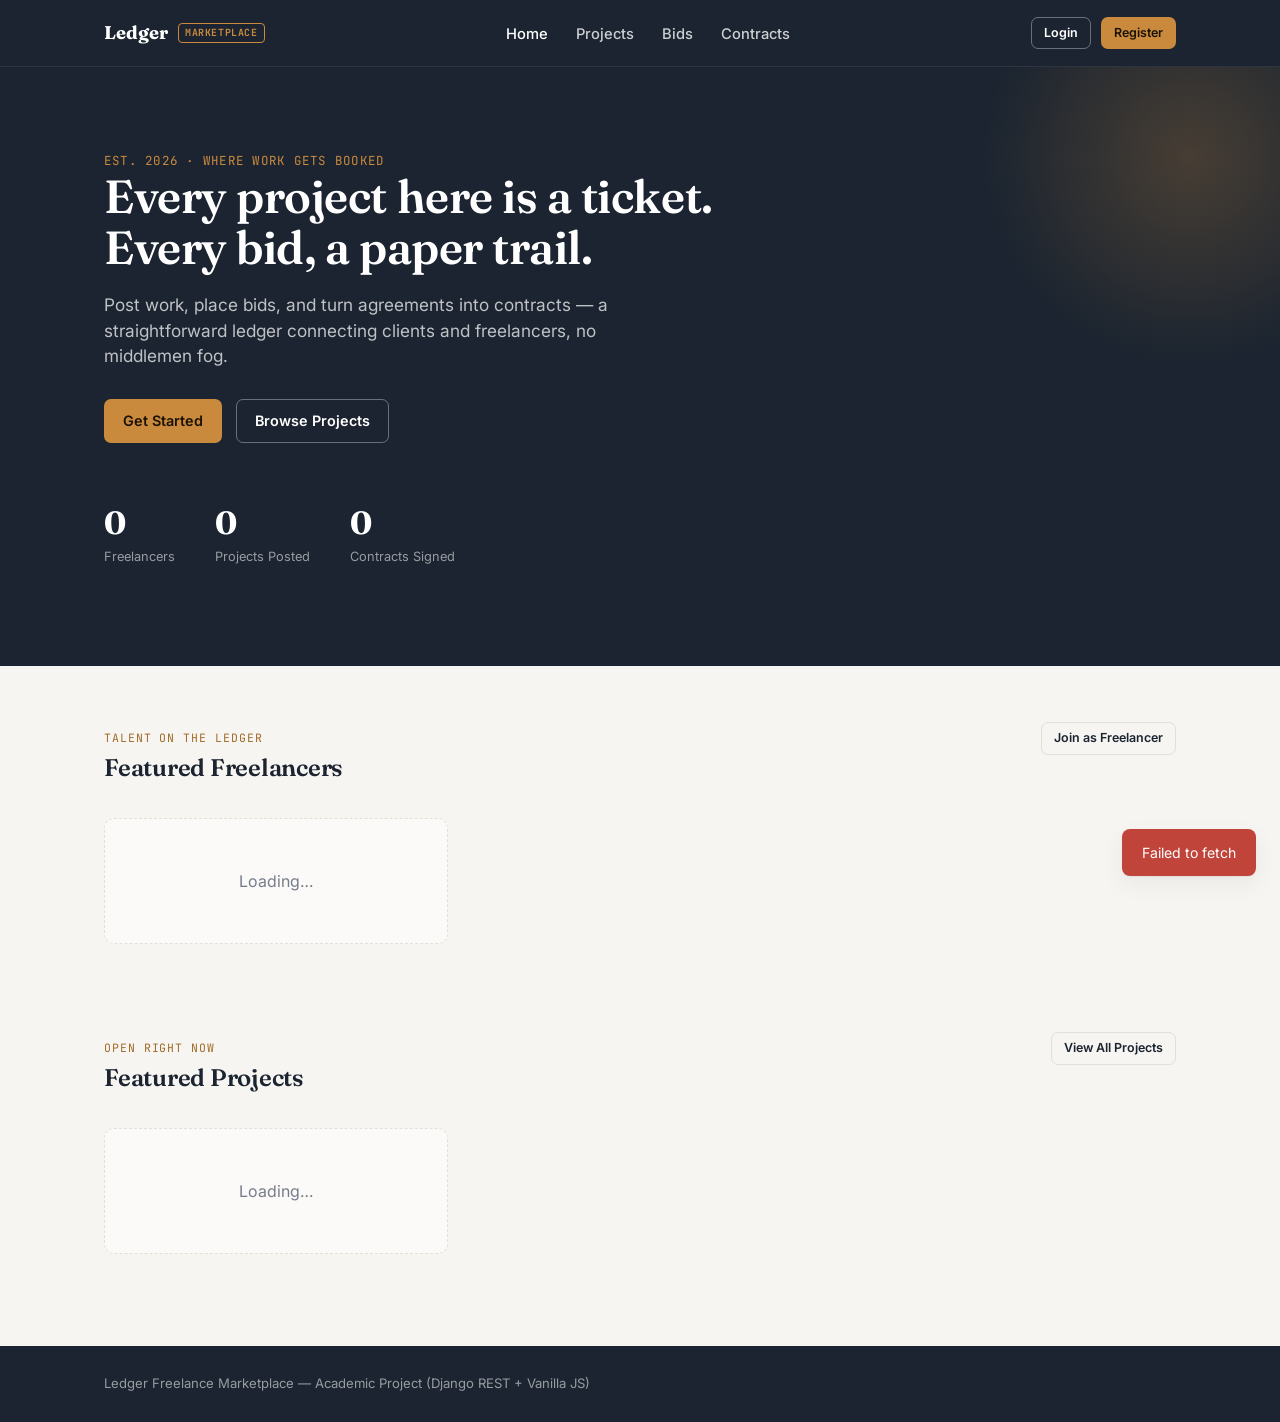
<file: Frontend/index.html>
<!DOCTYPE html>
<html lang="en">
<head>
<meta charset="UTF-8">
<meta name="viewport" content="width=device-width, initial-scale=1.0">
<title>Ledger — Freelance Marketplace</title>
<link rel="stylesheet" href="style.css">
</head>
<body>

<nav class="navbar">
  <div class="container">
    <a href="index.html" class="brand">Ledger <span class="tag">MARKETPLACE</span></a>
    <ul class="nav-links">
      <li><a href="index.html" class="active">Home</a></li>
      <li><a href="projects.html">Projects</a></li>
      <li><a href="bids.html">Bids</a></li>
      <li><a href="contracts.html">Contracts</a></li>
    </ul>
    <div class="nav-actions" id="nav-actions"></div>
  </div>
</nav>

<header class="hero">
  <div class="container">
    <span class="hero-eyebrow">EST. 2026 · WHERE WORK GETS BOOKED</span>
    <h1>Every project here is a ticket. Every bid, a paper trail.</h1>
    <p>Post work, place bids, and turn agreements into contracts — a straightforward ledger connecting clients and freelancers, no middlemen fog.</p>
    <div class="hero-actions">
      <a href="register.html" class="btn btn-primary">Get Started</a>
      <a href="projects.html" class="btn btn-ghost">Browse Projects</a>
    </div>
    <div class="hero-stats">
      <div class="hero-stat"><div class="num" id="stat-freelancers">0</div><div class="label">Freelancers</div></div>
      <div class="hero-stat"><div class="num" id="stat-projects">0</div><div class="label">Projects Posted</div></div>
      <div class="hero-stat"><div class="num" id="stat-contracts">0</div><div class="label">Contracts Signed</div></div>
    </div>
  </div>
</header>

<section class="section">
  <div class="container">
    <div class="section-head">
      <div>
        <span class="eyebrow">Talent on the ledger</span>
        <h2>Featured Freelancers</h2>
      </div>
      <a href="register.html" class="btn btn-outline btn-small">Join as Freelancer</a>
    </div>
    <div class="grid grid-3" id="featured-freelancers">
      <div class="empty-state">Loading…</div>
    </div>
  </div>
</section>

<section class="section-tight">
  <div class="container">
    <div class="section-head">
      <div>
        <span class="eyebrow">Open right now</span>
        <h2>Featured Projects</h2>
      </div>
      <a href="projects.html" class="btn btn-outline btn-small">View All Projects</a>
    </div>
    <div class="grid grid-3" id="featured-projects">
      <div class="empty-state">Loading…</div>
    </div>
  </div>
</section>

<footer class="footer">
  <div class="container">Ledger Freelance Marketplace — Academic Project (Django REST + Vanilla JS)</div>
</footer>

<script src="script.js"></script>
</body>
</html>
</file>
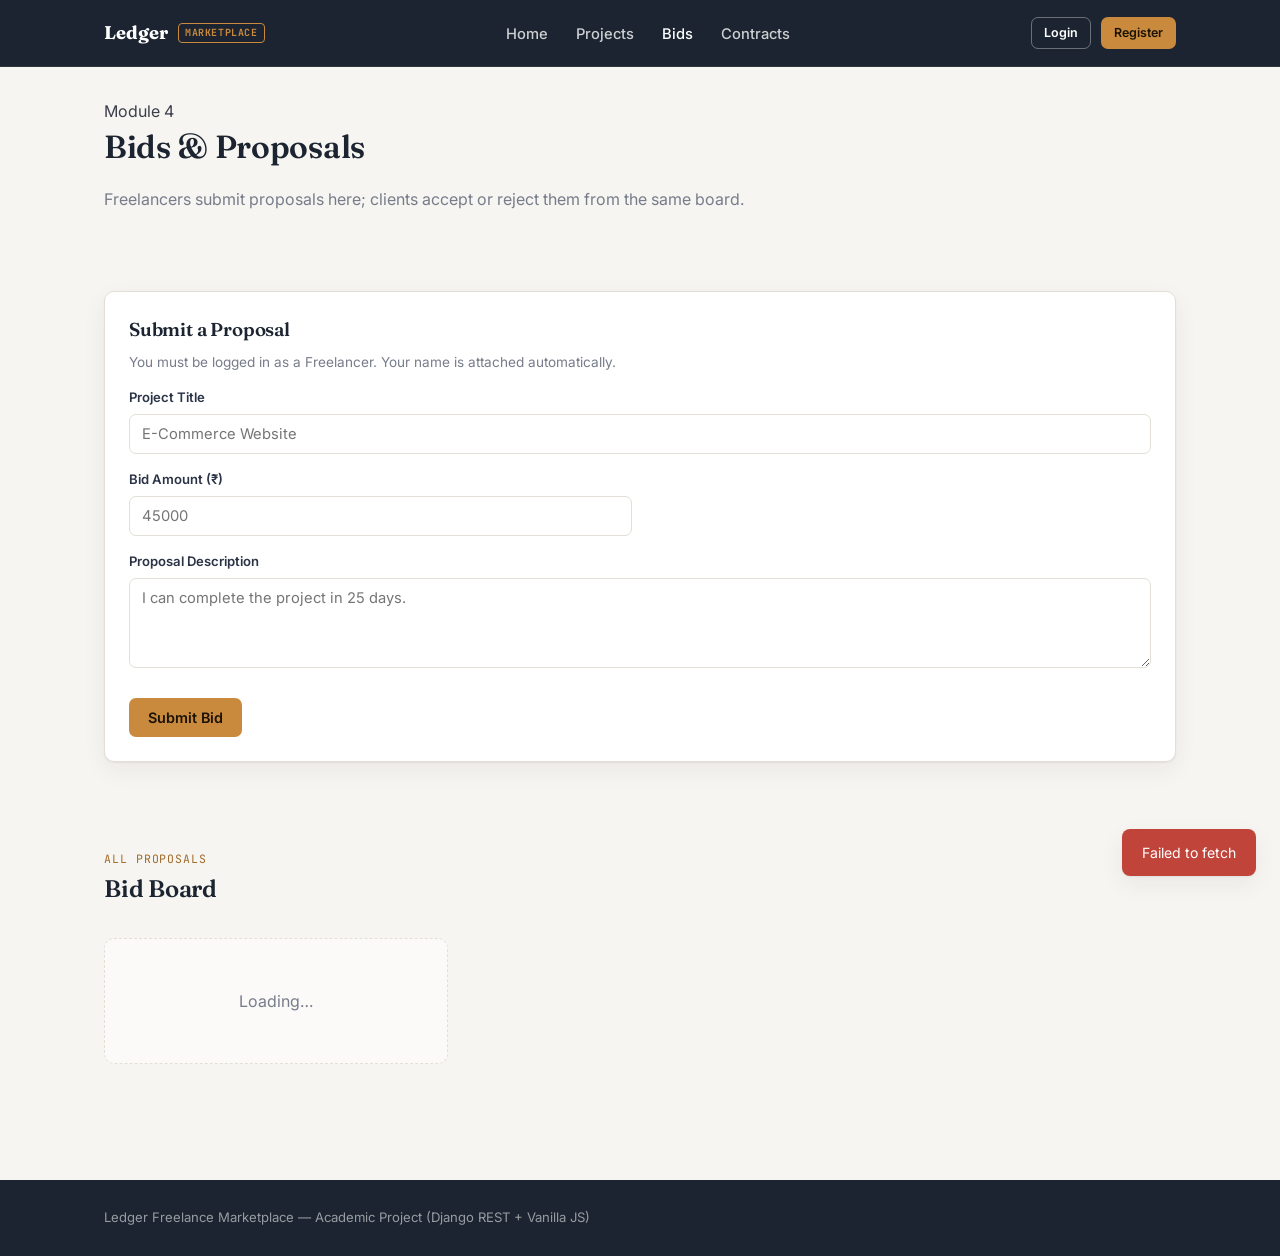
<file: Frontend/bids.html>
<!DOCTYPE html>
<html lang="en">
<head>
<meta charset="UTF-8">
<meta name="viewport" content="width=device-width, initial-scale=1.0">
<title>Bids — Ledger</title>
<link rel="stylesheet" href="style.css">
</head>
<body>

<nav class="navbar">
  <div class="container">
    <a href="index.html" class="brand">Ledger <span class="tag">MARKETPLACE</span></a>
    <ul class="nav-links">
      <li><a href="index.html">Home</a></li>
      <li><a href="projects.html">Projects</a></li>
      <li><a href="bids.html" class="active">Bids</a></li>
      <li><a href="contracts.html">Contracts</a></li>
    </ul>
    <div class="nav-actions" id="nav-actions"></div>
  </div>
</nav>

<div class="section-tight">
  <div class="container">
    <span class="eyebrow">Module 4</span>
    <h1>Bids &amp; Proposals</h1>
    <p class="muted">Freelancers submit proposals here; clients accept or reject them from the same board.</p>
  </div>
</div>

<div class="section-tight">
  <div class="container">
    <div class="card">
      <h3>Submit a Proposal</h3>
      <p class="muted mt-8" style="margin-bottom:16px;font-size:0.85rem">You must be logged in as a Freelancer. Your name is attached automatically.</p>
      <form id="submit-bid-form">
        <div class="form-grid">
          <div class="field full">
            <label>Project Title</label>
            <input type="text" id="bid-project-title" name="project_title" placeholder="E-Commerce Website" required>
          </div>
          <div class="field">
            <label>Bid Amount (₹)</label>
            <input type="number" name="bid_amount" min="0" placeholder="45000" required>
          </div>
          <div class="field full">
            <label>Proposal Description</label>
            <textarea name="proposal" placeholder="I can complete the project in 25 days." required></textarea>
          </div>
        </div>
        <button type="submit" class="btn btn-primary mt-24">Submit Bid</button>
      </form>
    </div>
  </div>
</div>

<div class="section">
  <div class="container">
    <div class="section-head">
      <div>
        <span class="eyebrow">All proposals</span>
        <h2>Bid Board</h2>
      </div>
    </div>
    <div class="grid grid-3" id="bids-list">
      <div class="empty-state">Loading…</div>
    </div>
  </div>
</div>

<footer class="footer">
  <div class="container">Ledger Freelance Marketplace — Academic Project (Django REST + Vanilla JS)</div>
</footer>

<script src="script.js"></script>
</body>
</html>
</file>
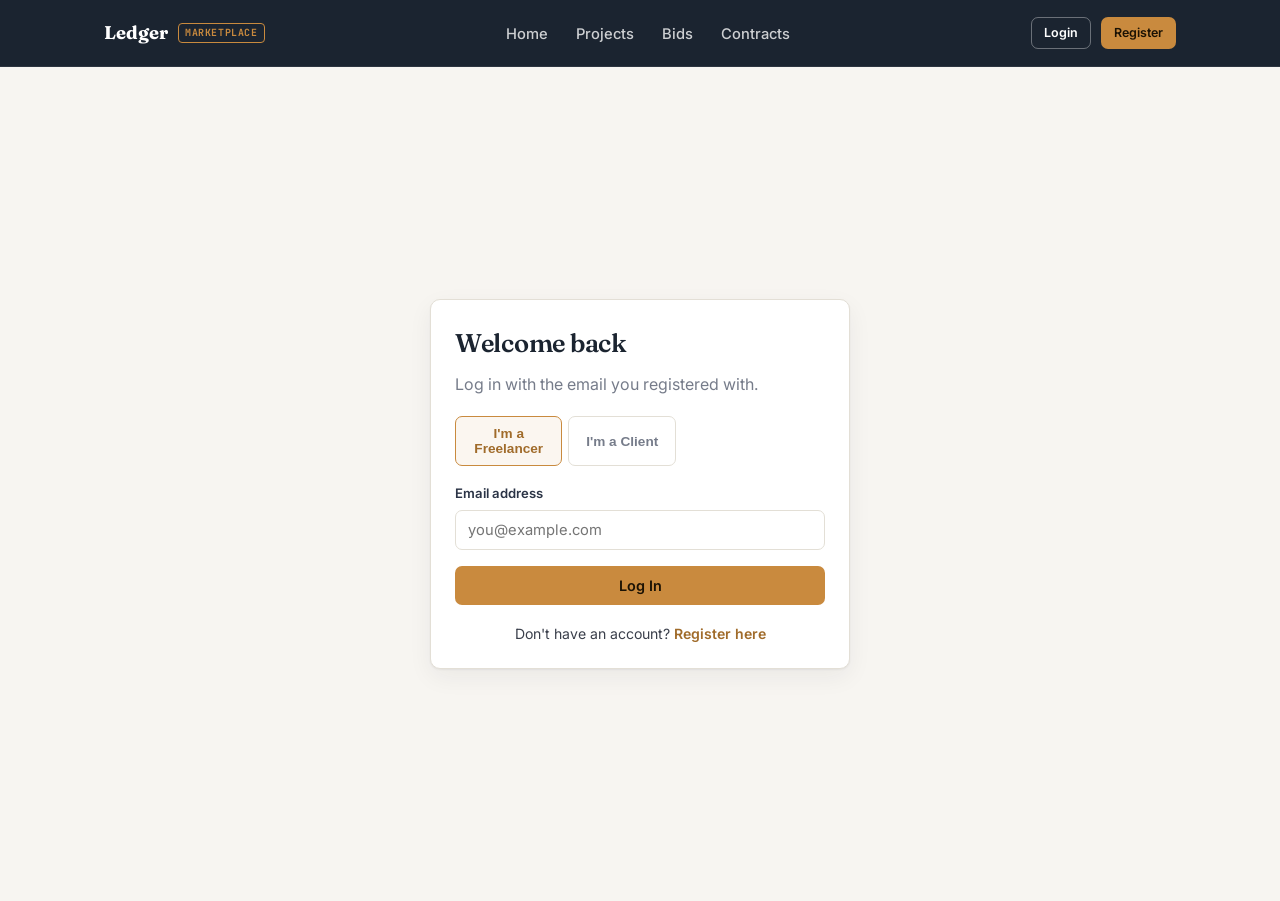
<file: Frontend/dashboard.html>
<!DOCTYPE html>
<html lang="en">
<head>
<meta charset="UTF-8">
<meta name="viewport" content="width=device-width, initial-scale=1.0">
<title>Dashboard — Ledger</title>
<link rel="stylesheet" href="style.css">
</head>
<body>

<nav class="navbar">
  <div class="container">
    <a href="index.html" class="brand">Ledger <span class="tag">MARKETPLACE</span></a>
    <ul class="nav-links">
      <li><a href="index.html">Home</a></li>
      <li><a href="projects.html">Projects</a></li>
      <li><a href="bids.html">Bids</a></li>
      <li><a href="contracts.html">Contracts</a></li>
    </ul>
    <div class="nav-actions" id="nav-actions"></div>
  </div>
</nav>

<div id="dashboard-root">
  <div class="section-tight">
    <div class="container">
      <span class="eyebrow" id="dash-role">Dashboard</span>
      <h1>Welcome, <span id="dash-name">—</span></h1>
      <p class="muted">Your profile, activity, and contracts in one place.</p>
    </div>
  </div>

  <div class="section-tight">
    <div class="container">
      <div class="grid grid-3" id="dash-stats"></div>
    </div>
  </div>

  <div class="section-tight">
    <div class="container">
      <div class="card">
        <h3 id="dash-list-1-title">My Activity</h3>
        <table class="mt-16">
          <thead><tr><th>ID</th><th>Project</th><th>Amount</th><th>Status</th></tr></thead>
          <tbody id="dash-list-1"></tbody>
        </table>
      </div>
    </div>
  </div>

  <div class="section-tight">
    <div class="container">
      <div class="card">
        <h3 id="dash-list-2-title">More Activity</h3>
        <table class="mt-16">
          <thead><tr><th>ID</th><th>Project</th><th>Amount</th><th>Status</th></tr></thead>
          <tbody id="dash-list-2"></tbody>
        </table>
      </div>
    </div>
  </div>

  <div class="section-tight" id="dash-list-3-wrap">
    <div class="container">
      <div class="card">
        <h3 id="dash-list-3-title">Active Contracts</h3>
        <table class="mt-16">
          <thead><tr><th>ID</th><th>Project</th><th>Amount</th><th>Status</th></tr></thead>
          <tbody id="dash-list-3"></tbody>
        </table>
      </div>
    </div>
  </div>
</div>

<footer class="footer">
  <div class="container">Ledger Freelance Marketplace — Academic Project (Django REST + Vanilla JS)</div>
</footer>

<script src="script.js"></script>
</body>
</html>
</file>
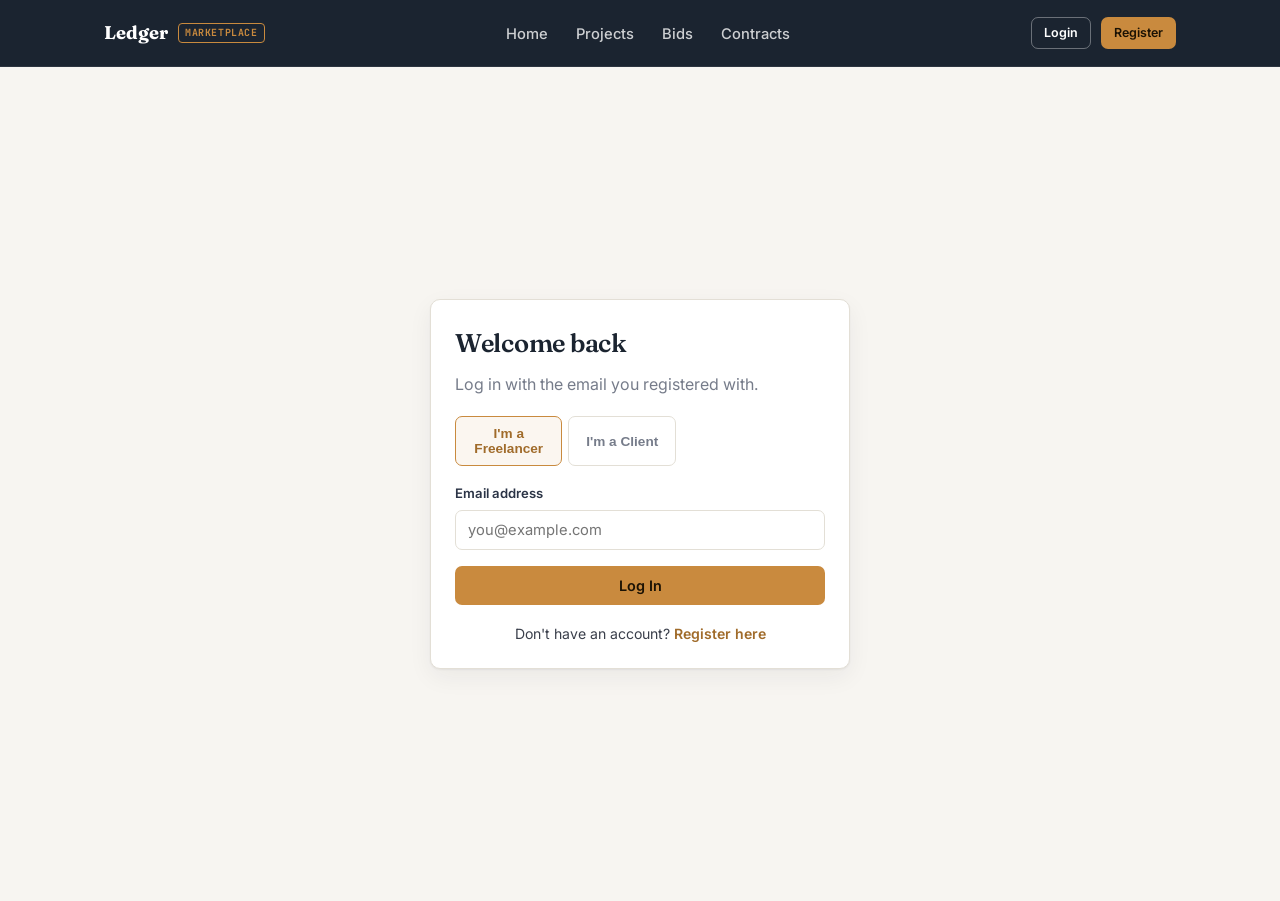
<file: Frontend/login.html>
<!DOCTYPE html>
<html lang="en">
<head>
<meta charset="UTF-8">
<meta name="viewport" content="width=device-width, initial-scale=1.0">
<title>Login — Ledger</title>
<link rel="stylesheet" href="style.css">
</head>
<body>

<nav class="navbar">
  <div class="container">
    <a href="index.html" class="brand">Ledger <span class="tag">MARKETPLACE</span></a>
    <ul class="nav-links">
      <li><a href="index.html">Home</a></li>
      <li><a href="projects.html">Projects</a></li>
      <li><a href="bids.html">Bids</a></li>
      <li><a href="contracts.html">Contracts</a></li>
    </ul>
    <div class="nav-actions" id="nav-actions"></div>
  </div>
</nav>

<div class="auth-wrap">
  <div class="card auth-card">
    <h2>Welcome back</h2>
    <p class="muted mt-8" style="margin-bottom:20px">Log in with the email you registered with.</p>

    <form id="login-form" data-role="Freelancer">
      <div class="badge-role">
        <button type="button" class="role-btn active" data-role="Freelancer">I'm a Freelancer</button>
        <button type="button" class="role-btn" data-role="Client">I'm a Client</button>
      </div>
      <div class="field">
        <label for="login-email">Email address</label>
        <input type="email" id="login-email" name="email" placeholder="you@example.com" required>
      </div>
      <button type="submit" class="btn btn-primary btn-block mt-16">Log In</button>
    </form>

    <div class="auth-switch">Don't have an account? <a href="register.html">Register here</a></div>
  </div>
</div>

<script src="script.js"></script>
</body>
</html>
</file>
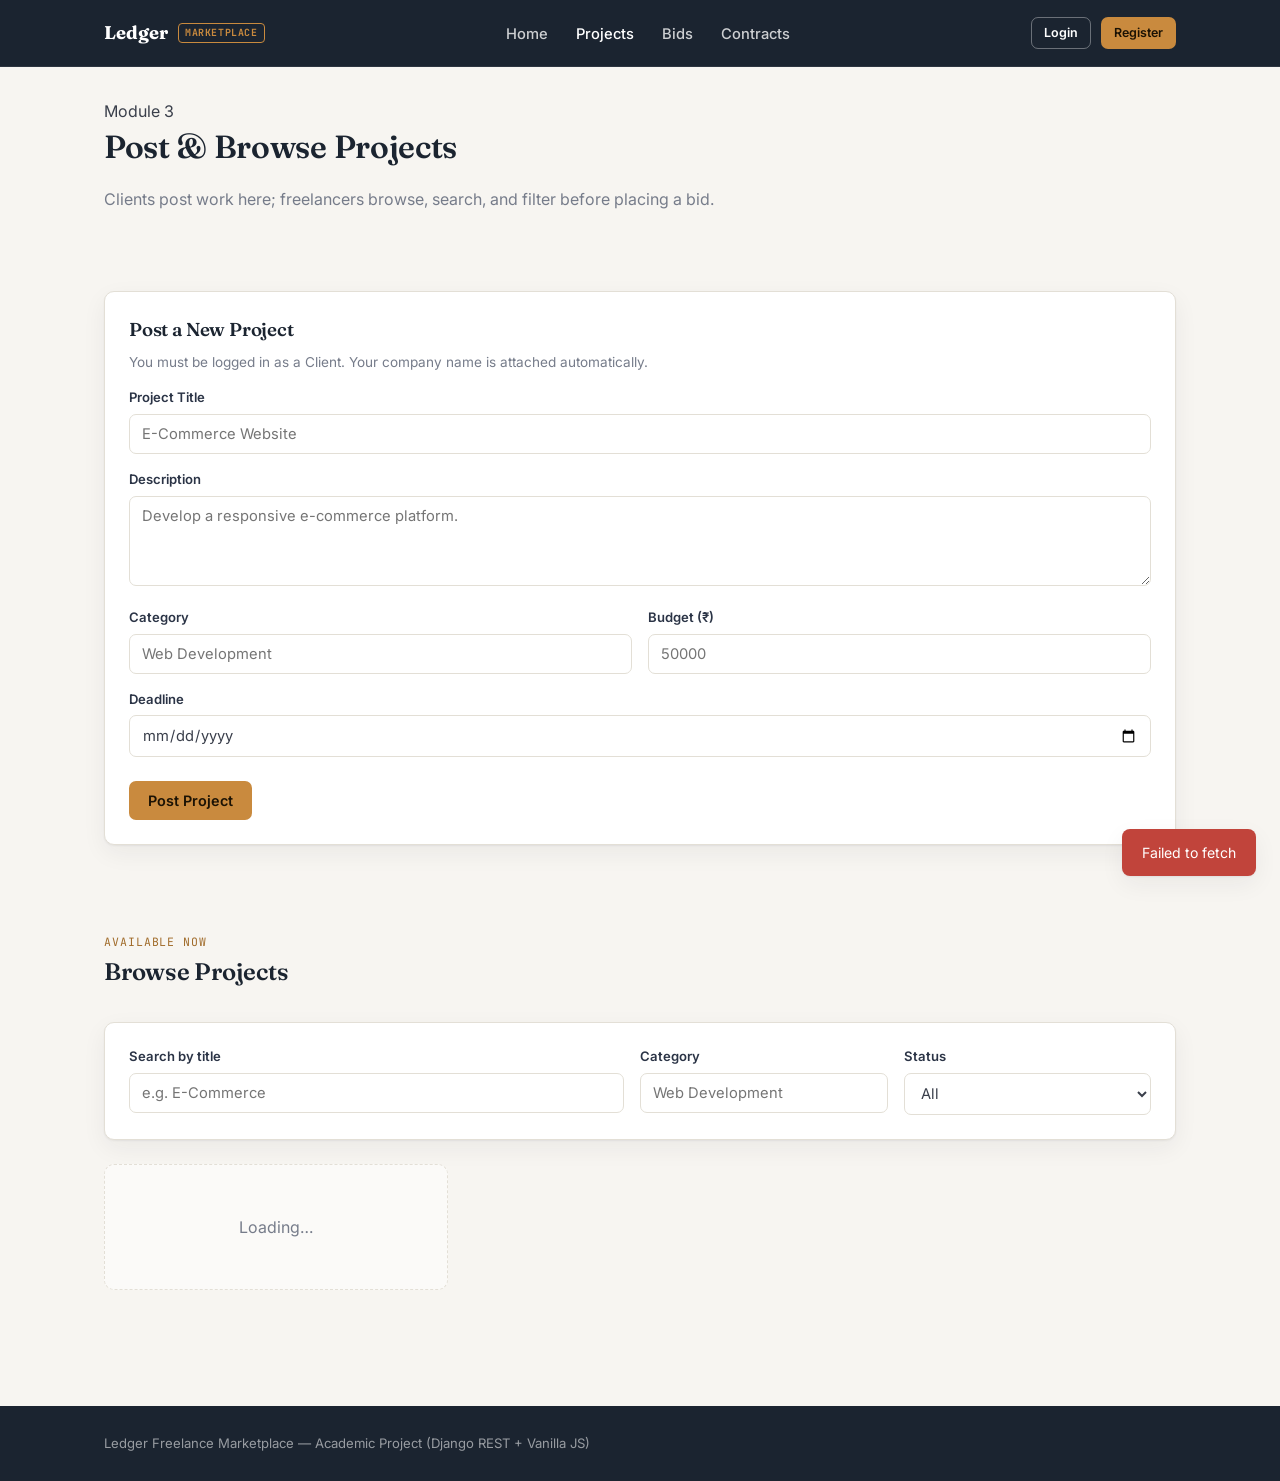
<file: Frontend/projects.html>
<!DOCTYPE html>
<html lang="en">
<head>
<meta charset="UTF-8">
<meta name="viewport" content="width=device-width, initial-scale=1.0">
<title>Projects — Ledger</title>
<link rel="stylesheet" href="style.css">
</head>
<body>

<nav class="navbar">
  <div class="container">
    <a href="index.html" class="brand">Ledger <span class="tag">MARKETPLACE</span></a>
    <ul class="nav-links">
      <li><a href="index.html">Home</a></li>
      <li><a href="projects.html" class="active">Projects</a></li>
      <li><a href="bids.html">Bids</a></li>
      <li><a href="contracts.html">Contracts</a></li>
    </ul>
    <div class="nav-actions" id="nav-actions"></div>
  </div>
</nav>

<div class="section-tight">
  <div class="container">
    <span class="eyebrow">Module 3</span>
    <h1>Post &amp; Browse Projects</h1>
    <p class="muted">Clients post work here; freelancers browse, search, and filter before placing a bid.</p>
  </div>
</div>

<div class="section-tight">
  <div class="container">
    <div class="card">
      <h3>Post a New Project</h3>
      <p class="muted mt-8" style="margin-bottom:16px;font-size:0.85rem">You must be logged in as a Client. Your company name is attached automatically.</p>
      <form id="post-project-form">
        <div class="form-grid">
          <div class="field full">
            <label>Project Title</label>
            <input type="text" name="project_title" placeholder="E-Commerce Website" required>
          </div>
          <div class="field full">
            <label>Description</label>
            <textarea name="description" placeholder="Develop a responsive e-commerce platform." required></textarea>
          </div>
          <div class="field">
            <label>Category</label>
            <input type="text" name="category" placeholder="Web Development" required>
          </div>
          <div class="field">
            <label>Budget (₹)</label>
            <input type="number" name="budget" min="0" placeholder="50000" required>
          </div>
          <div class="field full">
            <label>Deadline</label>
            <input type="date" name="deadline" required>
          </div>
        </div>
        <button type="submit" class="btn btn-primary mt-24">Post Project</button>
      </form>
    </div>
  </div>
</div>

<div class="section">
  <div class="container">
    <div class="section-head">
      <div>
        <span class="eyebrow">Available now</span>
        <h2>Browse Projects</h2>
      </div>
    </div>

    <div class="card mt-8" style="margin-bottom:24px">
      <div class="form-grid" style="grid-template-columns: 2fr 1fr 1fr">
        <div class="field">
          <label>Search by title</label>
          <input type="text" id="search-input" placeholder="e.g. E-Commerce">
        </div>
        <div class="field">
          <label>Category</label>
          <input type="text" id="category-filter" placeholder="Web Development">
        </div>
        <div class="field">
          <label>Status</label>
          <select id="status-filter">
            <option value="">All</option>
            <option value="Open">Open</option>
            <option value="In Progress">In Progress</option>
            <option value="Completed">Completed</option>
          </select>
        </div>
      </div>
    </div>

    <div class="grid grid-3" id="projects-list">
      <div class="empty-state">Loading…</div>
    </div>
  </div>
</div>

<footer class="footer">
  <div class="container">Ledger Freelance Marketplace — Academic Project (Django REST + Vanilla JS)</div>
</footer>

<script src="script.js"></script>
</body>
</html>
</file>
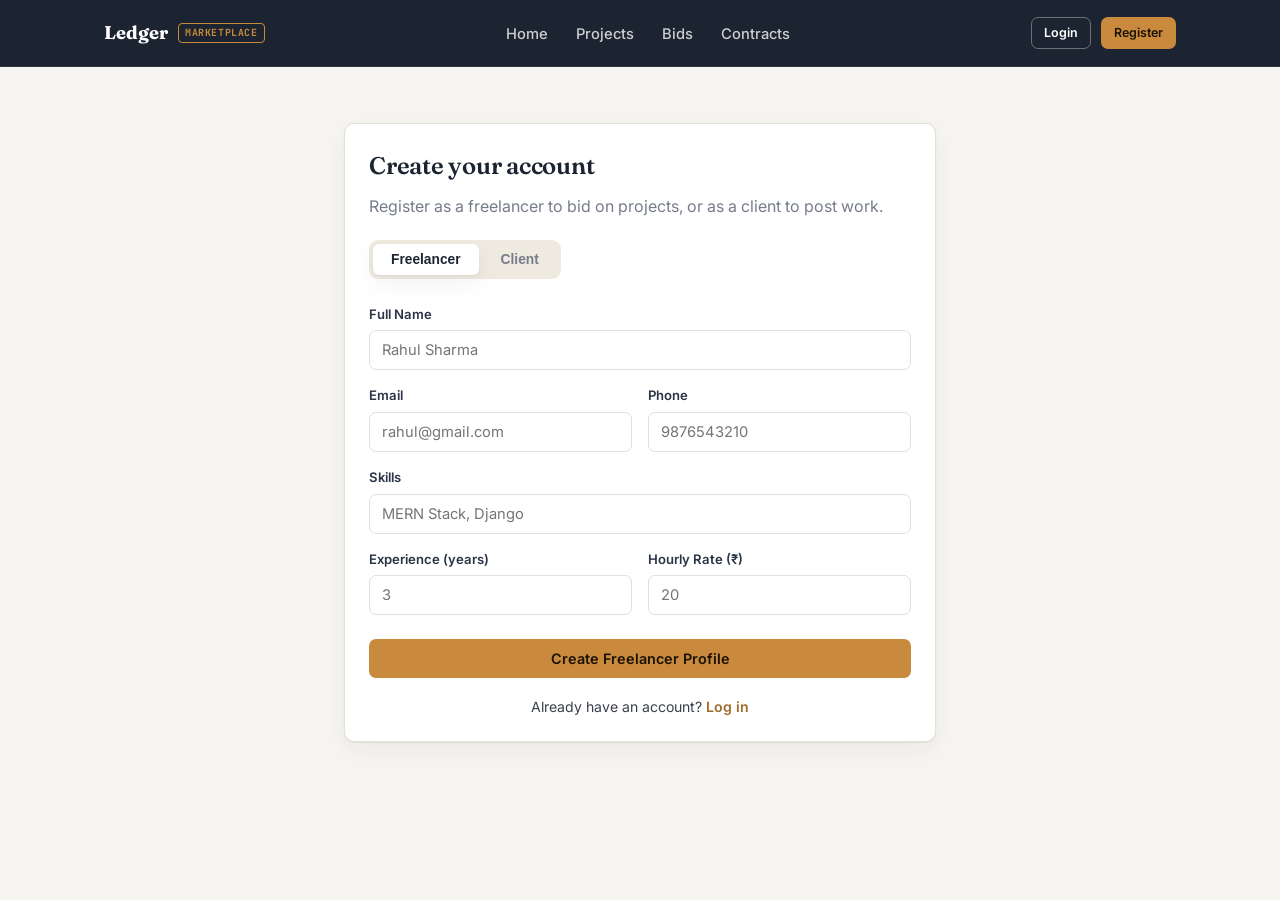
<file: Frontend/register.html>
<!DOCTYPE html>
<html lang="en">
<head>
<meta charset="UTF-8">
<meta name="viewport" content="width=device-width, initial-scale=1.0">
<title>Register — Ledger</title>
<link rel="stylesheet" href="style.css">
</head>
<body>

<nav class="navbar">
  <div class="container">
    <a href="index.html" class="brand">Ledger <span class="tag">MARKETPLACE</span></a>
    <ul class="nav-links">
      <li><a href="index.html">Home</a></li>
      <li><a href="projects.html">Projects</a></li>
      <li><a href="bids.html">Bids</a></li>
      <li><a href="contracts.html">Contracts</a></li>
    </ul>
    <div class="nav-actions" id="nav-actions"></div>
  </div>
</nav>

<div class="section">
  <div class="container" style="max-width:640px">
    <div class="card">
      <h2>Create your account</h2>
      <p class="muted mt-8" style="margin-bottom:22px">Register as a freelancer to bid on projects, or as a client to post work.</p>

      <div class="tabs">
        <button class="tab-btn reg-tab active" data-target="tab-freelancer">Freelancer</button>
        <button class="tab-btn reg-tab" data-target="tab-client">Client</button>
      </div>

      <!-- Freelancer Registration -->
      <div id="tab-freelancer" class="tab-panel active">
        <form id="freelancer-register-form">
          <div class="form-grid">
            <div class="field full">
              <label>Full Name</label>
              <input type="text" name="full_name" placeholder="Rahul Sharma" required>
            </div>
            <div class="field">
              <label>Email</label>
              <input type="email" name="email" placeholder="rahul@gmail.com" required>
            </div>
            <div class="field">
              <label>Phone</label>
              <input type="tel" name="phone" placeholder="9876543210" required>
            </div>
            <div class="field full">
              <label>Skills</label>
              <input type="text" name="skills" placeholder="MERN Stack, Django" required>
            </div>
            <div class="field">
              <label>Experience (years)</label>
              <input type="number" name="experience" min="0" placeholder="3" required>
            </div>
            <div class="field">
              <label>Hourly Rate (₹)</label>
              <input type="number" name="hourly_rate" min="0" placeholder="20" required>
            </div>
          </div>
          <button type="submit" class="btn btn-primary btn-block mt-24">Create Freelancer Profile</button>
        </form>
      </div>

      <!-- Client Registration -->
      <div id="tab-client" class="tab-panel">
        <form id="client-register-form">
          <div class="form-grid">
            <div class="field full">
              <label>Company Name</label>
              <input type="text" name="company_name" placeholder="Tech Solutions Pvt Ltd" required>
            </div>
            <div class="field">
              <label>Contact Person</label>
              <input type="text" name="contact_person" placeholder="Anjali Verma" required>
            </div>
            <div class="field">
              <label>Email</label>
              <input type="email" name="email" placeholder="client@techsolutions.com" required>
            </div>
            <div class="field">
              <label>Phone</label>
              <input type="tel" name="phone" placeholder="9988776655" required>
            </div>
            <div class="field">
              <label>Location</label>
              <input type="text" name="location" placeholder="Bangalore" required>
            </div>
          </div>
          <button type="submit" class="btn btn-primary btn-block mt-24">Create Client Account</button>
        </form>
      </div>

      <div class="auth-switch">Already have an account? <a href="login.html">Log in</a></div>
    </div>
  </div>
</div>

<script src="script.js"></script>
</body>
</html>
</file>
<file: Frontend/style.css>
/* =========================================================
   Freelance Marketplace — Shared Stylesheet
   Design: "job ticket" marketplace — every listing carries a
   monospace ID tag, like a real classifieds/contract ledger.
   ========================================================= */

@import url('https://fonts.googleapis.com/css2?family=Fraunces:opsz,wght@9..144,500;9..144,600;9..144,700&family=Inter:wght@400;500;600;700&family=JetBrains+Mono:wght@500;600&display=swap');

:root {
  --ink: #1B2430;
  --ink-soft: #2B3446;
  --paper: #F7F5F1;
  --paper-raised: #FFFFFF;
  --line: #E3DFD6;
  --text: #3A3F4B;
  --text-dim: #767c8a;
  --gold: #C98A3E;
  --gold-dark: #A06B2A;
  --green: #2F8F5B;
  --red: #C1443B;
  --radius: 10px;
  --shadow: 0 1px 2px rgba(27,36,48,0.06), 0 8px 24px rgba(27,36,48,0.06);
}

* { box-sizing: border-box; }

html, body {
  margin: 0;
  padding: 0;
  background: var(--paper);
  color: var(--text);
  font-family: 'Inter', system-ui, sans-serif;
  font-size: 16px;
  line-height: 1.5;
  scroll-behavior: smooth;
}

h1, h2, h3, h4 {
  font-family: 'Fraunces', Georgia, serif;
  color: var(--ink);
  margin: 0 0 0.4em 0;
  font-weight: 600;
  letter-spacing: -0.01em;
}

a { color: inherit; text-decoration: none; }

.mono {
  font-family: 'JetBrains Mono', monospace;
}

/* ---------- Layout helpers ---------- */
.container {
  max-width: 1120px;
  margin: 0 auto;
  padding: 0 24px;
}

.section { padding: 56px 0; }
.section-tight { padding: 32px 0; }

.grid {
  display: grid;
  gap: 20px;
}
.grid-2 { grid-template-columns: repeat(2, 1fr); }
.grid-3 { grid-template-columns: repeat(3, 1fr); }

@media (max-width: 860px) {
  .grid-2, .grid-3 { grid-template-columns: 1fr; }
}

/* ---------- Navbar ---------- */
.navbar {
  position: sticky;
  top: 0;
  z-index: 50;
  background: var(--ink);
  border-bottom: 1px solid rgba(255,255,255,0.08);
}
.navbar .container {
  display: flex;
  align-items: center;
  justify-content: space-between;
  height: 66px;
}
.brand {
  display: flex;
  align-items: center;
  gap: 10px;
  color: #fff;
  font-family: 'Fraunces', serif;
  font-weight: 700;
  font-size: 1.15rem;
}
.brand .tag {
  font-family: 'JetBrains Mono', monospace;
  font-size: 0.62rem;
  color: var(--gold);
  border: 1px solid var(--gold);
  padding: 2px 6px;
  border-radius: 4px;
  letter-spacing: 0.06em;
}
.nav-links {
  display: flex;
  align-items: center;
  gap: 28px;
  list-style: none;
  margin: 0; padding: 0;
}
.nav-links a {
  color: rgba(255,255,255,0.78);
  font-size: 0.92rem;
  font-weight: 500;
  transition: color 0.15s ease;
}
.nav-links a:hover, .nav-links a.active { color: #fff; }
.nav-actions { display: flex; gap: 10px; }

/* ---------- Buttons ---------- */
.btn {
  display: inline-flex;
  align-items: center;
  justify-content: center;
  gap: 6px;
  padding: 10px 18px;
  border-radius: 7px;
  font-size: 0.9rem;
  font-weight: 600;
  border: 1px solid transparent;
  cursor: pointer;
  transition: transform 0.1s ease, background 0.15s ease, box-shadow .15s ease;
  font-family: 'Inter', sans-serif;
}
.btn:active { transform: translateY(1px); }
.btn-primary { background: var(--gold); color: #1B1204; }
.btn-primary:hover { background: var(--gold-dark); }
.btn-ghost { background: transparent; color: #fff; border-color: rgba(255,255,255,0.35); }
.btn-ghost:hover { background: rgba(255,255,255,0.08); }
.btn-outline { background: transparent; color: var(--ink); border-color: var(--line); }
.btn-outline:hover { border-color: var(--ink); }
.btn-danger { background: #fff; color: var(--red); border-color: var(--red); }
.btn-danger:hover { background: var(--red); color: #fff; }
.btn-small { padding: 6px 12px; font-size: 0.78rem; }
.btn-block { width: 100%; }

/* ---------- Hero ---------- */
.hero {
  background: var(--ink);
  color: #fff;
  padding: 80px 0 100px;
  position: relative;
  overflow: hidden;
}
.hero::after {
  content: "";
  position: absolute;
  right: -120px; top: -120px;
  width: 420px; height: 420px;
  border-radius: 50%;
  background: radial-gradient(circle, rgba(201,138,62,0.25), transparent 70%);
}
.hero-eyebrow {
  font-family: 'JetBrains Mono', monospace;
  color: var(--gold);
  font-size: 0.78rem;
  letter-spacing: 0.1em;
  text-transform: uppercase;
  margin-bottom: 14px;
}
.hero h1 {
  color: #fff;
  font-size: 2.9rem;
  max-width: 680px;
  line-height: 1.1;
}
.hero p {
  max-width: 560px;
  color: rgba(255,255,255,0.72);
  font-size: 1.08rem;
  margin: 18px 0 30px;
}
.hero-actions { display: flex; gap: 14px; }
.hero-stats {
  display: flex;
  gap: 40px;
  margin-top: 56px;
  position: relative;
}
.hero-stat .num { font-family: 'Fraunces', serif; font-size: 2rem; color: #fff; font-weight: 700; }
.hero-stat .label { font-size: 0.8rem; color: rgba(255,255,255,0.55); }

/* ---------- Ticket card (signature element) ---------- */
.ticket {
  background: var(--paper-raised);
  border: 1px solid var(--line);
  border-radius: var(--radius);
  box-shadow: var(--shadow);
  padding: 20px;
  position: relative;
}
.ticket-id {
  position: absolute;
  top: -10px;
  left: 18px;
  background: var(--ink);
  color: var(--gold);
  font-family: 'JetBrains Mono', monospace;
  font-size: 0.68rem;
  padding: 3px 9px;
  border-radius: 5px;
  letter-spacing: 0.03em;
}
.ticket h3 {
  font-size: 1.08rem;
  margin: 10px 0 8px;
}
.ticket-meta {
  display: flex;
  flex-wrap: wrap;
  gap: 8px;
  margin: 10px 0;
}
.chip {
  font-size: 0.72rem;
  font-weight: 600;
  padding: 3px 9px;
  border-radius: 100px;
  background: #F1ECE0;
  color: var(--ink-soft);
  border: 1px solid var(--line);
}
.chip-gold { background: rgba(201,138,62,0.14); color: var(--gold-dark); border-color: rgba(201,138,62,0.3); }
.chip-green { background: rgba(47,143,91,0.12); color: var(--green); border-color: rgba(47,143,91,0.28); }
.chip-red { background: rgba(193,68,59,0.1); color: var(--red); border-color: rgba(193,68,59,0.25); }
.ticket-foot {
  display: flex;
  justify-content: space-between;
  align-items: center;
  margin-top: 14px;
  padding-top: 12px;
  border-top: 1px dashed var(--line);
}
.ticket-price {
  font-family: 'JetBrains Mono', monospace;
  font-weight: 600;
  color: var(--ink);
}
.ticket p.desc { color: var(--text-dim); font-size: 0.88rem; margin: 0 0 6px; }

/* ---------- Cards / panels ---------- */
.card {
  background: var(--paper-raised);
  border: 1px solid var(--line);
  border-radius: var(--radius);
  box-shadow: var(--shadow);
  padding: 24px;
}
.section-head {
  display: flex;
  align-items: baseline;
  justify-content: space-between;
  margin-bottom: 22px;
  flex-wrap: wrap;
  gap: 12px;
}
.section-head .eyebrow {
  font-family: 'JetBrains Mono', monospace;
  font-size: 0.72rem;
  color: var(--gold-dark);
  text-transform: uppercase;
  letter-spacing: 0.08em;
  display: block;
  margin-bottom: 4px;
}

/* ---------- Forms ---------- */
.form-grid {
  display: grid;
  grid-template-columns: 1fr 1fr;
  gap: 16px;
}
.form-grid .full { grid-column: 1 / -1; }
@media (max-width: 700px) { .form-grid { grid-template-columns: 1fr; } }

label {
  display: block;
  font-size: 0.82rem;
  font-weight: 600;
  color: var(--ink-soft);
  margin-bottom: 6px;
}
input, select, textarea {
  width: 100%;
  padding: 10px 12px;
  border: 1px solid var(--line);
  border-radius: 7px;
  background: #fff;
  font-family: 'Inter', sans-serif;
  font-size: 0.92rem;
  color: var(--text);
}
input:focus, select:focus, textarea:focus {
  outline: none;
  border-color: var(--gold);
  box-shadow: 0 0 0 3px rgba(201,138,62,0.15);
}
textarea { resize: vertical; min-height: 90px; }
.field { margin-bottom: 0; }

/* ---------- Tabs ---------- */
.tabs {
  display: flex;
  gap: 4px;
  background: #EFEAE0;
  padding: 4px;
  border-radius: 9px;
  width: fit-content;
  margin-bottom: 26px;
}
.tab-btn {
  padding: 8px 18px;
  border: none;
  background: transparent;
  border-radius: 6px;
  font-weight: 600;
  font-size: 0.86rem;
  color: var(--text-dim);
  cursor: pointer;
}
.tab-btn.active { background: #fff; color: var(--ink); box-shadow: var(--shadow); }
.tab-panel { display: none; }
.tab-panel.active { display: block; }

/* ---------- Table ---------- */
table { width: 100%; border-collapse: collapse; }
th, td {
  text-align: left;
  padding: 12px 10px;
  border-bottom: 1px solid var(--line);
  font-size: 0.88rem;
}
th {
  font-family: 'JetBrains Mono', monospace;
  font-size: 0.7rem;
  text-transform: uppercase;
  letter-spacing: 0.05em;
  color: var(--text-dim);
}
tr:hover td { background: rgba(201,138,62,0.04); }

/* ---------- Stat blocks ---------- */
.stat-card {
  background: var(--paper-raised);
  border: 1px solid var(--line);
  border-radius: var(--radius);
  padding: 18px 20px;
  box-shadow: var(--shadow);
}
.stat-card .num { font-family: 'Fraunces', serif; font-size: 1.8rem; font-weight: 700; color: var(--ink); }
.stat-card .label { font-size: 0.78rem; color: var(--text-dim); margin-top: 2px; }

/* ---------- Misc ---------- */
.muted { color: var(--text-dim); }
.center { text-align: center; }
.mt-8 { margin-top: 8px; }
.mt-16 { margin-top: 16px; }
.mt-24 { margin-top: 24px; }
.mt-32 { margin-top: 32px; }
.flex { display: flex; align-items: center; }
.flex-between { display: flex; align-items: center; justify-content: space-between; }
.gap-8 { gap: 8px; }
.gap-12 { gap: 12px; }

.empty-state {
  text-align: center;
  padding: 50px 20px;
  color: var(--text-dim);
  border: 1px dashed var(--line);
  border-radius: var(--radius);
  background: rgba(255,255,255,0.5);
}

.toast {
  position: fixed;
  bottom: 24px;
  right: 24px;
  background: var(--ink);
  color: #fff;
  padding: 13px 20px;
  border-radius: 8px;
  font-size: 0.88rem;
  box-shadow: var(--shadow);
  z-index: 200;
  transform: translateY(20px);
  opacity: 0;
  transition: all 0.25s ease;
  pointer-events: none;
}
.toast.show { transform: translateY(0); opacity: 1; }
.toast.error { background: var(--red); }
.toast.success { background: var(--green); }

.footer {
  background: var(--ink);
  color: rgba(255,255,255,0.55);
  padding: 28px 0;
  font-size: 0.82rem;
  margin-top: 60px;
}

.auth-wrap {
  min-height: calc(100vh - 66px);
  display: flex;
  align-items: center;
  justify-content: center;
  padding: 40px 20px;
}
.auth-card {
  width: 100%;
  max-width: 420px;
}
.auth-card h2 { font-size: 1.6rem; }
.auth-switch { text-align: center; margin-top: 18px; font-size: 0.88rem; }
.auth-switch a { color: var(--gold-dark); font-weight: 600; }

.badge-role {
  display: inline-flex;
  gap: 6px;
  margin-bottom: 18px;
}
.badge-role button {
  flex: 1;
  padding: 9px;
  border: 1px solid var(--line);
  background: #fff;
  border-radius: 7px;
  font-weight: 600;
  font-size: 0.85rem;
  cursor: pointer;
  color: var(--text-dim);
}
.badge-role button.active {
  border-color: var(--gold);
  color: var(--gold-dark);
  background: rgba(201,138,62,0.08);
}
</file>
